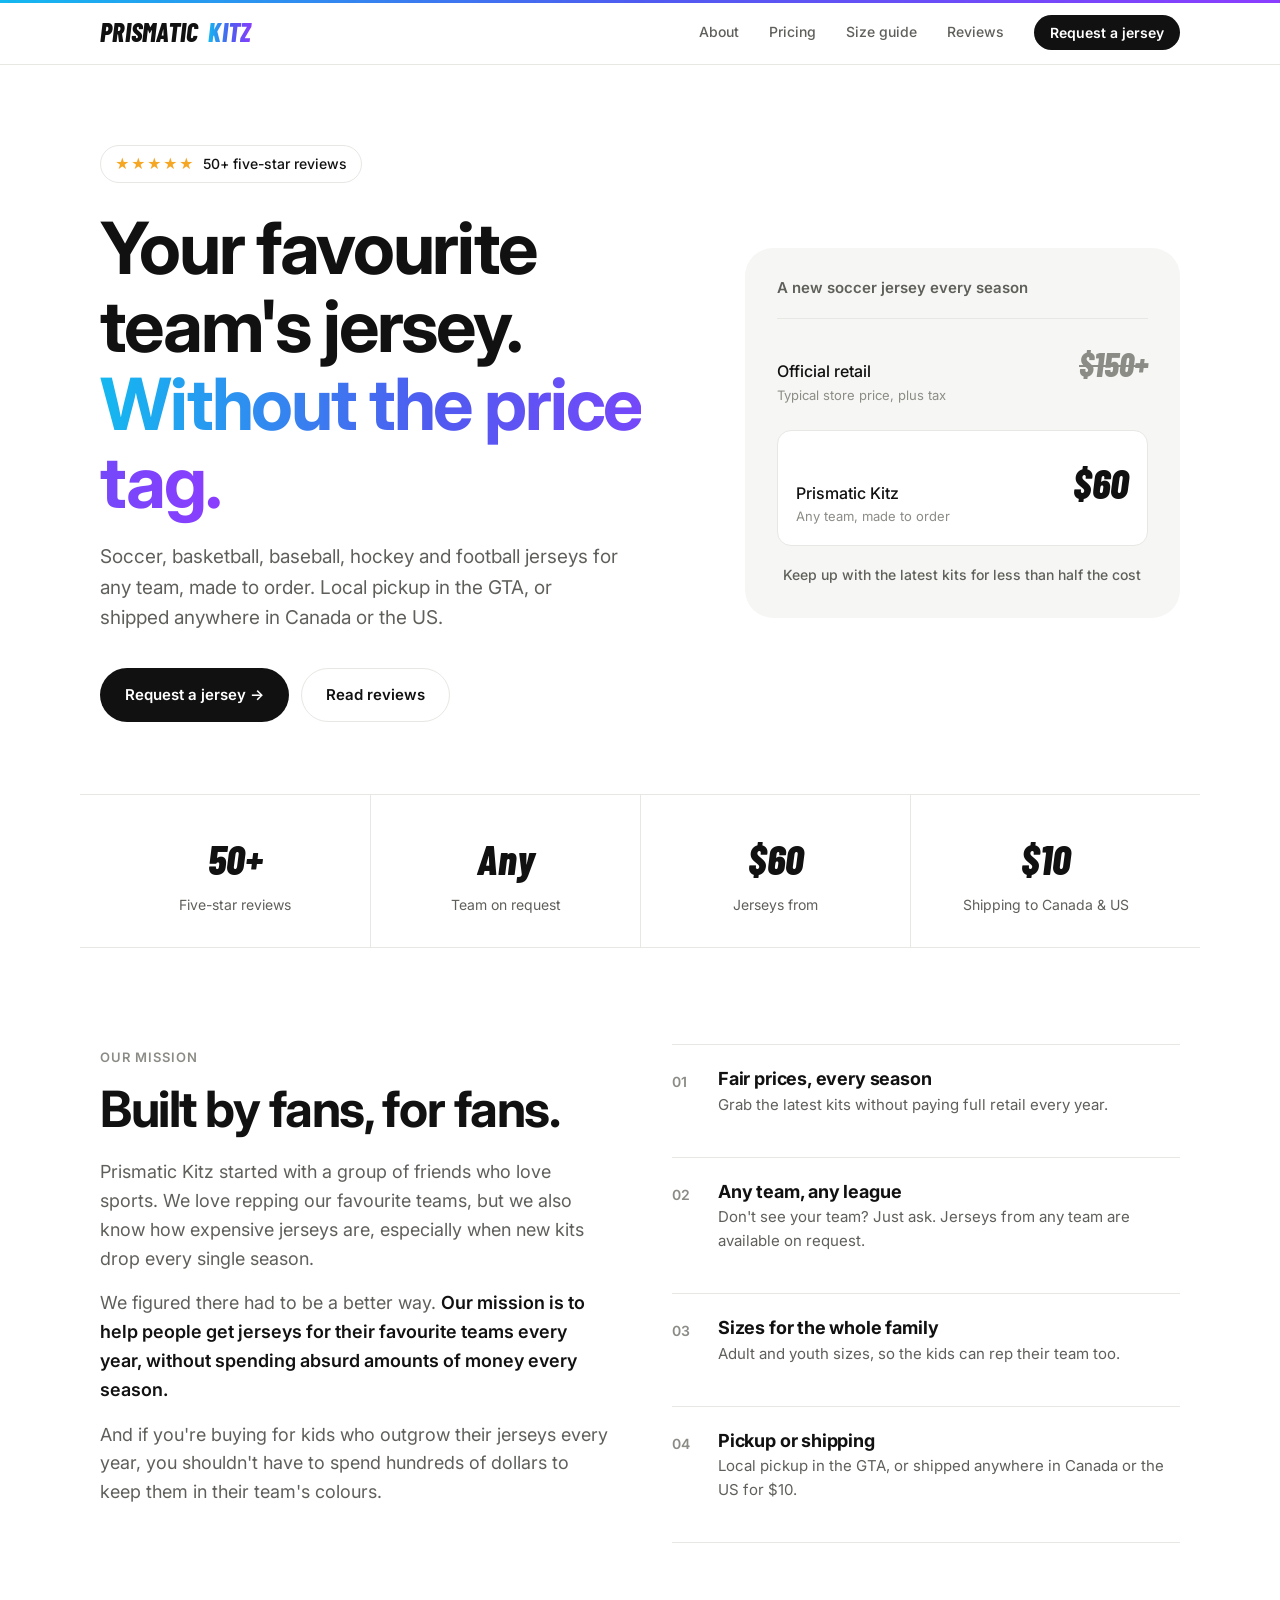
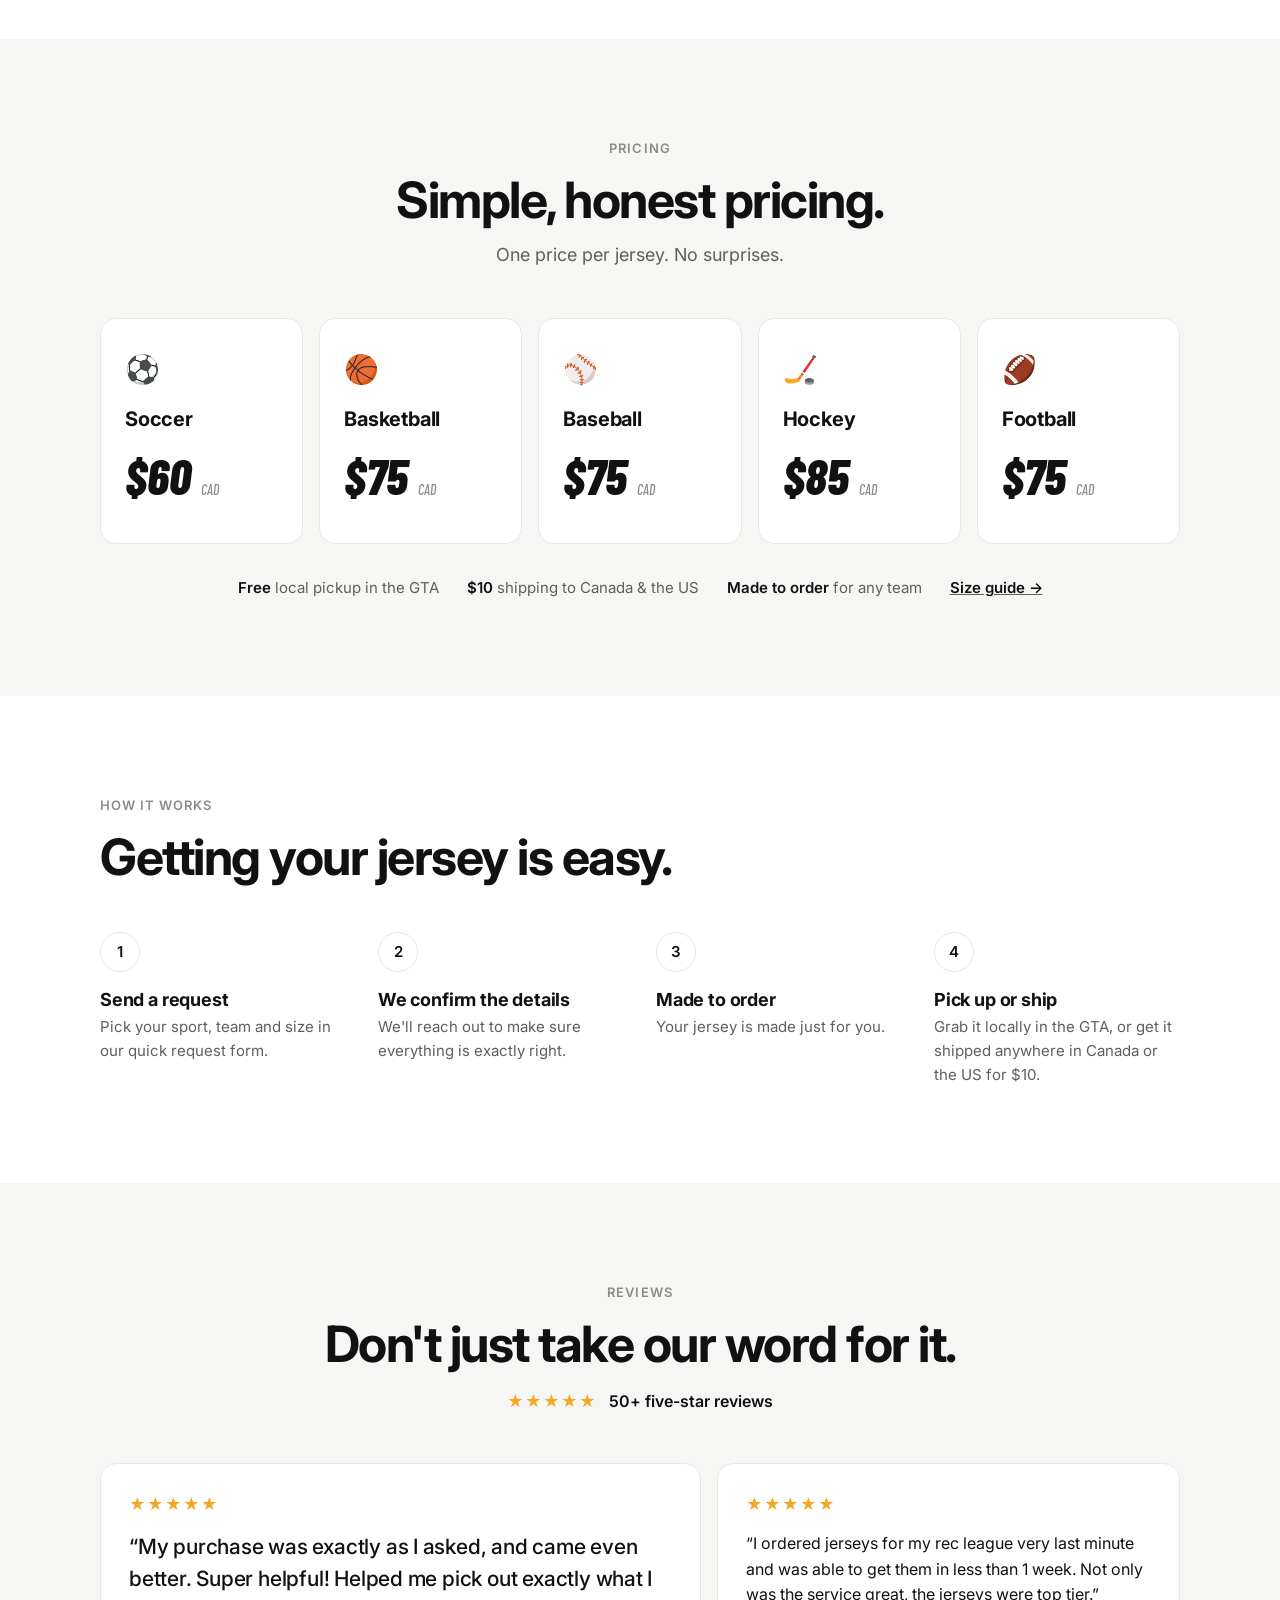
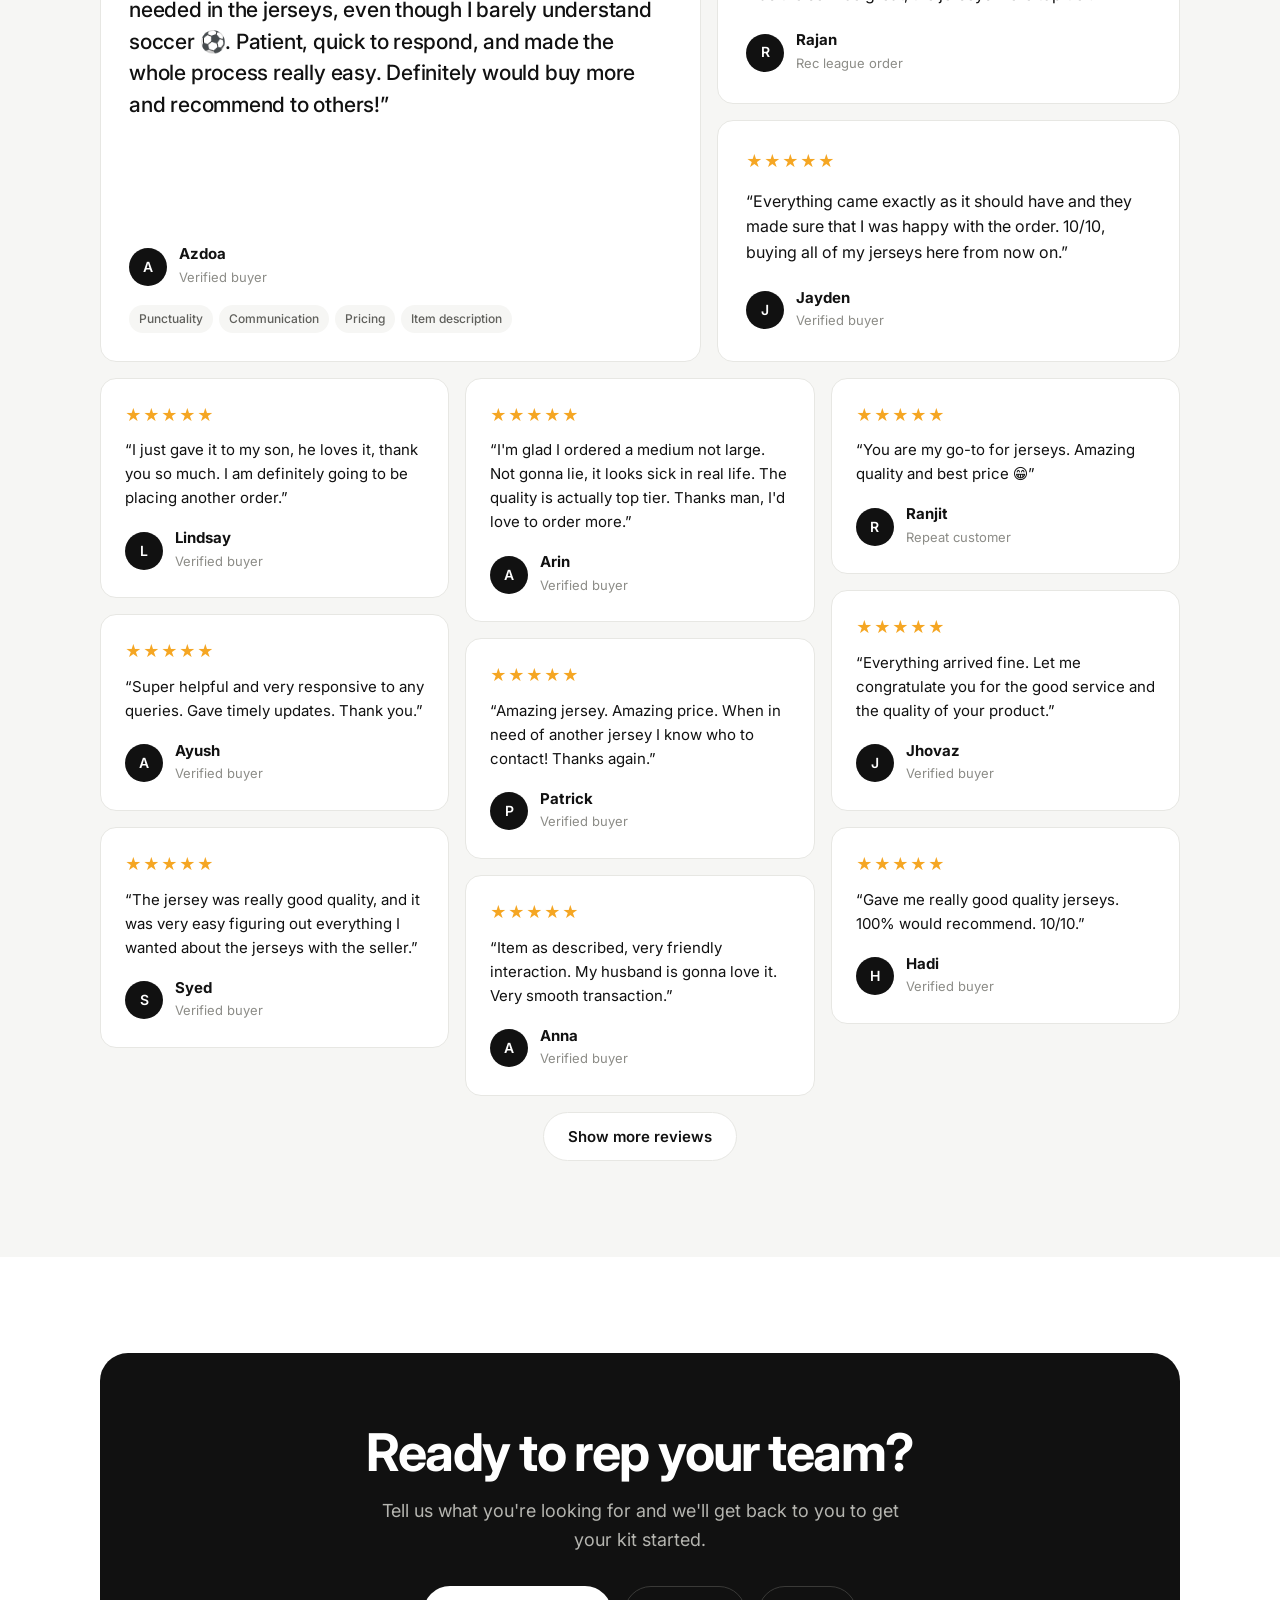
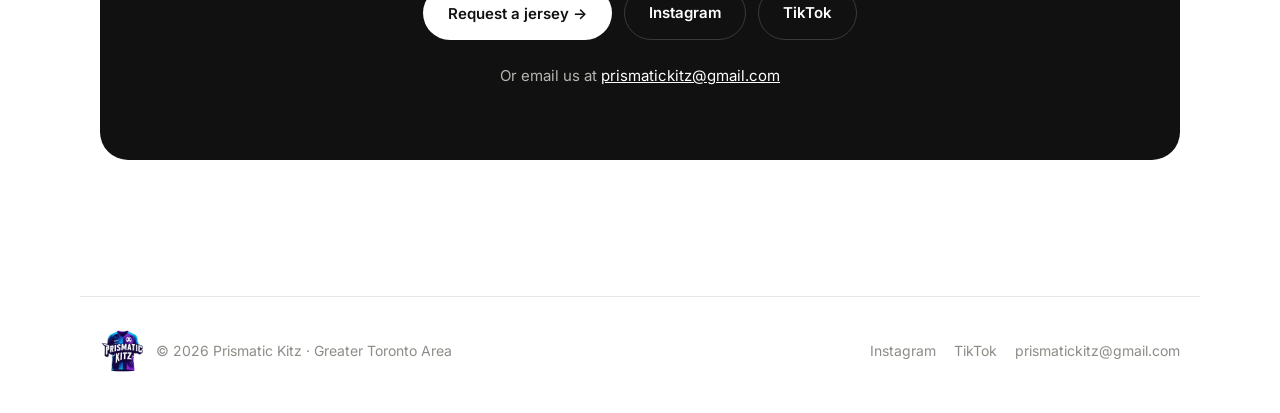
<file: index.html>
<!doctype html>
<html lang="en">
<head>
<meta charset="utf-8">
<meta name="viewport" content="width=device-width, initial-scale=1">
<title>Prismatic Kitz | Jerseys for Any Team, Without the Price Tag</title>
<meta name="description" content="Prismatic Kitz makes soccer, basketball, baseball and hockey jerseys to order for any team, at a fraction of retail. Local pickup in the GTA or shipped across Canada and the US for $10.">
<link rel="icon" href="logo.png">
<link rel="preconnect" href="https://fonts.googleapis.com">
<link rel="preconnect" href="https://fonts.gstatic.com" crossorigin>
<link href="https://fonts.googleapis.com/css2?family=Barlow+Condensed:ital,wght@1,700;1,800&family=Inter:wght@400;500;600;700;800&display=swap" rel="stylesheet">
<link rel="stylesheet" href="styles.css">
</head>
<body>

<nav>
  <div class="wrap">
    <div class="nav-left">
      <button class="menu-btn" aria-label="Open menu" aria-expanded="false" aria-controls="mobileMenu"><span></span><span></span></button>
      <a href="index.html" class="brand" aria-label="Prismatic Kitz home">PRISMATIC <span>KITZ</span></a>
    </div>
    <div class="links">
      <a href="index.html#about">About</a>
      <a href="index.html#pricing">Pricing</a>
      <a href="sizes.html" data-nav="sizes">Size guide</a>
      <a href="index.html#reviews">Reviews</a>
      <button class="nav-cta" data-open-request>Request a jersey</button>
    </div>
  </div>
  <div class="mobile-menu" id="mobileMenu">
    <a href="index.html#about">About</a>
    <a href="index.html#pricing">Pricing</a>
    <a href="sizes.html" data-nav="sizes">Size guide</a>
    <a href="index.html#reviews">Reviews</a>
  </div>
</nav>

<header class="hero">
  <div class="wrap">
    <div>
      <div class="pill"><span class="stars">★★★★★</span> 50+ five-star reviews</div>
      <h1>Your favourite team's jersey. <span>Without the price tag.</span></h1>
      <p>Soccer, basketball, baseball, hockey and football jerseys for any team, made to order. Local pickup in the GTA, or shipped anywhere in Canada or the US.</p>
      <div class="btns">
        <button class="btn btn-dark" data-open-request>Request a jersey →</button>
        <a href="#reviews" class="btn btn-light">Read reviews</a>
      </div>
    </div>
    <div class="compare">
      <h3>A new soccer jersey every season</h3>
      <div class="row retail"><div class="what">Official retail<small>Typical store price, plus tax</small></div><div class="amt">$150+</div></div>
      <div class="row ours"><div class="what">Prismatic Kitz<small>Any team, made to order</small></div><div class="amt">$60</div></div>
      <div class="save">Keep up with the latest kits for less than half the cost</div>
    </div>
  </div>
</header>

<div class="stats">
  <div class="wrap">
    <div class="stat"><b>50+</b><span>Five-star reviews</span></div>
    <div class="stat"><b>Any</b><span>Team on request</span></div>
    <div class="stat"><b>$60</b><span>Jerseys from</span></div>
    <div class="stat"><b>$10</b><span>Shipping to Canada &amp; US</span></div>
  </div>
</div>

<section id="about">
  <div class="wrap about">
    <div>
      <span class="label">Our mission</span>
      <h2>Built by fans, for fans.</h2>
      <p>Prismatic Kitz started with a group of friends who love sports. We love repping our favourite teams, but we also know how expensive jerseys are, especially when new kits drop every single season.</p>
      <p>We figured there had to be a better way. <strong>Our mission is to help people get jerseys for their favourite teams every year, without spending absurd amounts of money every season.</strong></p>
      <p>And if you're buying for kids who outgrow their jerseys every year, you shouldn't have to spend hundreds of dollars to keep them in their team's colours.</p>
    </div>
    <div class="features">
      <div class="feature"><span class="num">01</span><div><h3>Fair prices, every season</h3><p>Grab the latest kits without paying full retail every year.</p></div></div>
      <div class="feature"><span class="num">02</span><div><h3>Any team, any league</h3><p>Don't see your team? Just ask. Jerseys from any team are available on request.</p></div></div>
      <div class="feature"><span class="num">03</span><div><h3>Sizes for the whole family</h3><p>Adult and youth sizes, so the kids can rep their team too.</p></div></div>
      <div class="feature"><span class="num">04</span><div><h3>Pickup or shipping</h3><p>Local pickup in the GTA, or shipped anywhere in Canada or the US for $10.</p></div></div>
    </div>
  </div>
</section>

<section id="pricing" class="pricing">
  <div class="wrap">
    <div class="head center">
      <span class="label">Pricing</span>
      <h2>Simple, honest pricing.</h2>
      <p>One price per jersey. No surprises.</p>
    </div>
    <div class="grid4">
      <div class="sport"><div class="icon">⚽</div><h3>Soccer</h3><div class="price">$60 <small>CAD</small></div></div>
      <div class="sport"><div class="icon">🏀</div><h3>Basketball</h3><div class="price">$75 <small>CAD</small></div></div>
      <div class="sport"><div class="icon">⚾</div><h3>Baseball</h3><div class="price">$75 <small>CAD</small></div></div>
      <div class="sport"><div class="icon">🏒</div><h3>Hockey</h3><div class="price">$85 <small>CAD</small></div></div>
      <div class="sport"><div class="icon">🏈</div><h3>Football</h3><div class="price">$75 <small>CAD</small></div></div>
    </div>
    <div class="info">
      <span><b>Free</b> local pickup in the GTA</span>
      <span><b>$10</b> shipping to Canada &amp; the US</span>
      <span><b>Made to order</b> for any team</span>
      <span><a href="sizes.html" style="text-decoration:underline"><b>Size guide →</b></a></span>
    </div>
  </div>
</section>

<section id="how">
  <div class="wrap">
    <div class="head">
      <span class="label">How it works</span>
      <h2>Getting your jersey is easy.</h2>
    </div>
    <div class="steps">
      <div class="step"><div class="n">1</div><h3>Send a request</h3><p>Pick your sport, team and size in our quick request form.</p></div>
      <div class="step"><div class="n">2</div><h3>We confirm the details</h3><p>We'll reach out to make sure everything is exactly right.</p></div>
      <div class="step"><div class="n">3</div><h3>Made to order</h3><p>Your jersey is made just for you.</p></div>
      <div class="step"><div class="n">4</div><h3>Pick up or ship</h3><p>Grab it locally in the GTA, or get it shipped anywhere in Canada or the US for $10.</p></div>
    </div>
  </div>
</section>


<section id="reviews" class="reviews-sec">
  <div class="wrap">
    <div class="head center">
      <span class="label">Reviews</span>
      <h2>Don't just take our word for it.</h2>
      <div class="rating-row"><span class="stars">★★★★★</span> 50+ five-star reviews</div>
    </div>

    <div class="featured">
      <div class="review big">
        <div class="stars">★★★★★</div>
        <blockquote>“My purchase was exactly as I asked, and came even better. Super helpful! Helped me pick out exactly what I needed in the jerseys, even though I barely understand soccer ⚽️. Patient, quick to respond, and made the whole process really easy. Definitely would buy more and recommend to others!”</blockquote>
        <div class="who"><div class="avatar">A</div><div><b>Azdoa</b><span>Verified buyer</span></div></div>
        <div class="tags"><span class="tag">Punctuality</span><span class="tag">Communication</span><span class="tag">Pricing</span><span class="tag">Item description</span></div>
      </div>
      <div class="featured-side">
        <div class="review">
          <div class="stars">★★★★★</div>
          <blockquote>“I ordered jerseys for my rec league very last minute and was able to get them in less than 1 week. Not only was the service great, the jerseys were top tier.”</blockquote>
          <div class="who"><div class="avatar">R</div><div><b>Rajan</b><span>Rec league order</span></div></div>
        </div>
        <div class="review">
          <div class="stars">★★★★★</div>
          <blockquote>“Everything came exactly as it should have and they made sure that I was happy with the order. 10/10, buying all of my jerseys here from now on.”</blockquote>
          <div class="who"><div class="avatar">J</div><div><b>Jayden</b><span>Verified buyer</span></div></div>
        </div>
      </div>
    </div>

    <div class="masonry">
      <div class="review"><div class="stars">★★★★★</div><blockquote>“I just gave it to my son, he loves it, thank you so much. I am definitely going to be placing another order.”</blockquote><div class="who"><div class="avatar">L</div><div><b>Lindsay</b><span>Verified buyer</span></div></div></div>
      <div class="review"><div class="stars">★★★★★</div><blockquote>“Super helpful and very responsive to any queries. Gave timely updates. Thank you.”</blockquote><div class="who"><div class="avatar">A</div><div><b>Ayush</b><span>Verified buyer</span></div></div></div>
      <div class="review"><div class="stars">★★★★★</div><blockquote>“The jersey was really good quality, and it was very easy figuring out everything I wanted about the jerseys with the seller.”</blockquote><div class="who"><div class="avatar">S</div><div><b>Syed</b><span>Verified buyer</span></div></div></div>
      <div class="review"><div class="stars">★★★★★</div><blockquote>“I'm glad I ordered a medium not large. Not gonna lie, it looks sick in real life. The quality is actually top tier. Thanks man, I'd love to order more.”</blockquote><div class="who"><div class="avatar">A</div><div><b>Arin</b><span>Verified buyer</span></div></div></div>
      <div class="review"><div class="stars">★★★★★</div><blockquote>“Amazing jersey. Amazing price. When in need of another jersey I know who to contact! Thanks again.”</blockquote><div class="who"><div class="avatar">P</div><div><b>Patrick</b><span>Verified buyer</span></div></div></div>
      <div class="review"><div class="stars">★★★★★</div><blockquote>“Item as described, very friendly interaction. My husband is gonna love it. Very smooth transaction.”</blockquote><div class="who"><div class="avatar">A</div><div><b>Anna</b><span>Verified buyer</span></div></div></div>
      <div class="review"><div class="stars">★★★★★</div><blockquote>“You are my go-to for jerseys. Amazing quality and best price 😁”</blockquote><div class="who"><div class="avatar">R</div><div><b>Ranjit</b><span>Repeat customer</span></div></div></div>
      <div class="review"><div class="stars">★★★★★</div><blockquote>“Everything arrived fine. Let me congratulate you for the good service and the quality of your product.”</blockquote><div class="who"><div class="avatar">J</div><div><b>Jhovaz</b><span>Verified buyer</span></div></div></div>
      <div class="review"><div class="stars">★★★★★</div><blockquote>“Gave me really good quality jerseys. 100% would recommend. 10/10.”</blockquote><div class="who"><div class="avatar">H</div><div><b>Hadi</b><span>Verified buyer</span></div></div></div>

      <div class="review more"><div class="stars">★★★★★</div><blockquote>“The jersey looks amazing and fits like a glove. Nice work.”</blockquote><div class="who"><div class="avatar">S</div><div><b>Sam</b><span>Verified buyer</span></div></div></div>
      <div class="review more"><div class="stars">★★★★★</div><blockquote>“Jerseys came in today. Looks really good and the fit as well. Thanks for everything!”</blockquote><div class="who"><div class="avatar">M</div><div><b>Michael</b><span>Verified buyer</span></div></div></div>
      <div class="review more"><div class="stars">★★★★★</div><blockquote>“The jersey is perfect 👌 Def gonna be copping more in the future. Thank you brother.”</blockquote><div class="who"><div class="avatar anon">?</div><div><b>Anonymous</b><span>Verified buyer</span></div></div></div>
      <div class="review more"><div class="stars">★★★★★</div><blockquote>“Just got them, all fit perfect... love the Ronaldo one the most 😂 Thanks.”</blockquote><div class="who"><div class="avatar">S</div><div><b>Shyamjith</b><span>Verified buyer</span></div></div></div>
      <div class="review more"><div class="stars">★★★★★</div><blockquote>“Fire quality and came in pretty fast 🔥💯”</blockquote><div class="who"><div class="avatar">B</div><div><b>Benji</b><span>3-time customer</span></div></div></div>
      <div class="review more"><div class="stars">★★★★★</div><blockquote>“It looks really nice, quality feels really good as well.”</blockquote><div class="who"><div class="avatar">M</div><div><b>Mihir</b><span>Verified buyer</span></div></div></div>
      <div class="review more"><div class="stars">★★★★★</div><blockquote>“The kit feels and looks amazing, thank you very much!!!”</blockquote><div class="who"><div class="avatar">D</div><div><b>Daniel</b><span>Verified buyer</span></div></div></div>
      <div class="review more"><div class="stars">★★★★★</div><blockquote>“Just got the jersey. Thank you. The quality is insane.”</blockquote><div class="who"><div class="avatar anon">?</div><div><b>Anonymous</b><span>Verified buyer</span></div></div></div>
      <div class="review more"><div class="stars">★★★★★</div><blockquote>“Just got the shirts, it's fireee. Perfect size too.”</blockquote><div class="who"><div class="avatar anon">?</div><div><b>Anonymous</b><span>Verified buyer</span></div></div></div>
      <div class="review more"><div class="stars">★★★★★</div><blockquote>“Great guy, reasonable pricing and punctual.”</blockquote><div class="who"><div class="avatar">J</div><div><b>Jalyen</b><span>Verified buyer</span></div></div></div>
      <div class="review more"><div class="stars">★★★★★</div><blockquote>“Awesome experience. Recommend to anyone.”</blockquote><div class="who"><div class="avatar">M</div><div><b>Mustafe</b><span>Verified buyer</span></div></div></div>
      <div class="review more"><div class="stars">★★★★★</div><blockquote>“Looks amazing wow… just got home from work and seen it, looks great. Thank you.”</blockquote><div class="who"><div class="avatar">T</div><div><b>Tiago</b><span>Verified buyer</span></div></div></div>
      <div class="review more"><div class="stars">★★★★★</div><blockquote>“Jersey looks incredible, thanks so much.”</blockquote><div class="who"><div class="avatar">E</div><div><b>Ethan</b><span>Verified buyer</span></div></div></div>
      <div class="review more"><div class="stars">★★★★★</div><blockquote>“He's the truth!”</blockquote><div class="who"><div class="avatar">J</div><div><b>Jordan</b><span>Verified buyer</span></div></div></div>
    </div>
    <div class="show-more"><button class="btn btn-light" onclick="document.getElementById('reviews').classList.add('expanded')">Show more reviews</button></div>
  </div>
</section>

<section id="contact">
  <div class="wrap">
    <div class="cta">
      <h2>Ready to rep your team?</h2>
      <p>Tell us what you're looking for and we'll get back to you to get your kit started.</p>
      <div class="btns" style="justify-content:center">
        <button class="btn btn-dark" data-open-request>Request a jersey →</button>
        <a href="https://instagram.com/prismatic.kitz" class="btn btn-light" target="_blank" rel="noopener">Instagram</a>
        <a href="https://www.tiktok.com/@prismatickitz" class="btn btn-light" target="_blank" rel="noopener">TikTok</a>
      </div>
      <p style="margin:24px auto 0;font-size:15px">Or email us at <a href="mailto:prismatickitz@gmail.com" style="color:#fff;text-decoration:underline">prismatickitz@gmail.com</a></p>
    </div>
  </div>
</section>

<footer>
  <div class="wrap">
    <span class="foot-brand"><img src="logo.png" alt="Prismatic Kitz logo"><span>© <span id="yr"></span> Prismatic Kitz · Greater Toronto Area</span></span>
    <span class="social">
      <a href="https://instagram.com/prismatic.kitz" target="_blank" rel="noopener">Instagram</a>
      <a href="https://www.tiktok.com/@prismatickitz" target="_blank" rel="noopener">TikTok</a>
      <a href="mailto:prismatickitz@gmail.com">prismatickitz@gmail.com</a>
    </span>
  </div>
</footer>

<!-- ============ REQUEST FORM (submissions collected by Netlify Forms) ============ -->
<dialog id="request">
  <div id="formView">
    <div class="modal-head">
      <div>
        <h2>Request a jersey</h2>
        <p>Tell us what you want and we'll reach out to confirm.</p>
      </div>
      <button class="close" data-close aria-label="Close">✕</button>
    </div>

    <form name="jersey-request" method="POST" data-netlify="true" netlify-honeypot="bot-field" id="reqForm" novalidate>
      <input type="hidden" name="form-name" value="jersey-request">
      <p class="hidden"><label>Don't fill this out: <input name="bot-field"></label></p>

      <fieldset>
        <legend>Your jersey</legend>
        <div class="field">
          <label for="sport">Sport</label>
          <select id="sport" name="sport" required>
            <option value="">Choose a sport</option>
            <option value="Soccer">⚽ Soccer</option>
            <option value="Basketball">🏀 Basketball</option>
            <option value="Baseball">⚾ Baseball</option>
            <option value="Hockey">🏒 Hockey</option>
            <option value="Football">🏈 Football</option>
            <option value="Custom order">✨ Custom order / something else</option>
          </select>
        </div>

        <div class="field hidden" id="teamWrap">
          <label for="team">Team</label>
          <select id="team" name="team"></select>
        </div>

        <div class="field hidden" id="otherTeamWrap">
          <label for="otherTeam">Which team?</label>
          <input id="otherTeam" name="other-team" placeholder="e.g. Sporting CP, Hamilton Tiger-Cats">
        </div>

        <div class="hidden" id="detailsWrap">
          <div class="two">
            <div class="field">
              <label for="kit">Kit</label>
              <select id="kit" name="kit">
                <option>Home</option>
                <option>Away</option>
                <option>Third / alternate</option>
                <option>Retro / older season</option>
                <option>Not sure yet</option>
              </select>
            </div>
            <div class="field">
              <label for="size">Size <a href="sizes.html" class="size-help" data-size-guide>Size guide</a></label>
              <select id="size" name="size"></select>
            </div>
          </div>
          <div class="two">
            <div class="field">
              <label for="pname">Name on back <small>(optional)</small></label>
              <input id="pname" name="name-on-back" placeholder="e.g. MESSI">
            </div>
            <div class="field">
              <label for="pnum">Number <small>(optional)</small></label>
              <input id="pnum" name="number-on-back" inputmode="numeric" placeholder="e.g. 10">
            </div>
          </div>
        </div>

        <div class="field hidden" id="customWrap">
          <label for="custom">Tell us what you're looking for</label>
          <textarea id="custom" name="custom-request" placeholder="Team jerseys for your league, a specific older kit, something else..."></textarea>
        </div>
      </fieldset>

      <fieldset>
        <legend>Pickup or shipping</legend>
        <div class="seg">
          <label><input type="radio" name="delivery" value="Local pickup (GTA)" checked> Pickup in GTA</label>
          <label><input type="radio" name="delivery" value="Ship to Canada/US (+$10)"> Ship (+$10)</label>
        </div>
      </fieldset>

      <fieldset>
        <legend>How do we reach you?</legend>
        <div class="field">
          <label for="cname">Your name</label>
          <input id="cname" name="name" autocomplete="name" required>
        </div>
        <div class="two">
          <div class="field">
            <label for="email">Email</label>
            <input id="email" type="email" name="email" autocomplete="email">
          </div>
          <div class="field">
            <label for="phone">Phone</label>
            <input id="phone" type="tel" name="phone" autocomplete="tel">
          </div>
        </div>
        <div class="field">
          <label for="notes">Anything else? <small>(optional)</small></label>
          <textarea id="notes" name="notes" style="min-height:72px"></textarea>
        </div>
      </fieldset>

      <div class="quote hidden" id="quote"><span>Estimated total</span><b id="quoteAmt"></b></div>
      <div class="error hidden" id="err"></div>
      <button type="submit" class="btn btn-dark submit" id="submitBtn">Send request</button>
    </form>
  </div>

  <div id="doneView" class="done hidden">
    <div class="check">✓</div>
    <h2>Request sent!</h2>
    <p>Thanks! We'll reach out soon to confirm your order.</p>
    <button class="btn btn-dark" data-close>Done</button>
  </div>
</dialog>

<script src="script.js"></script>
</body>
</html>
</file>
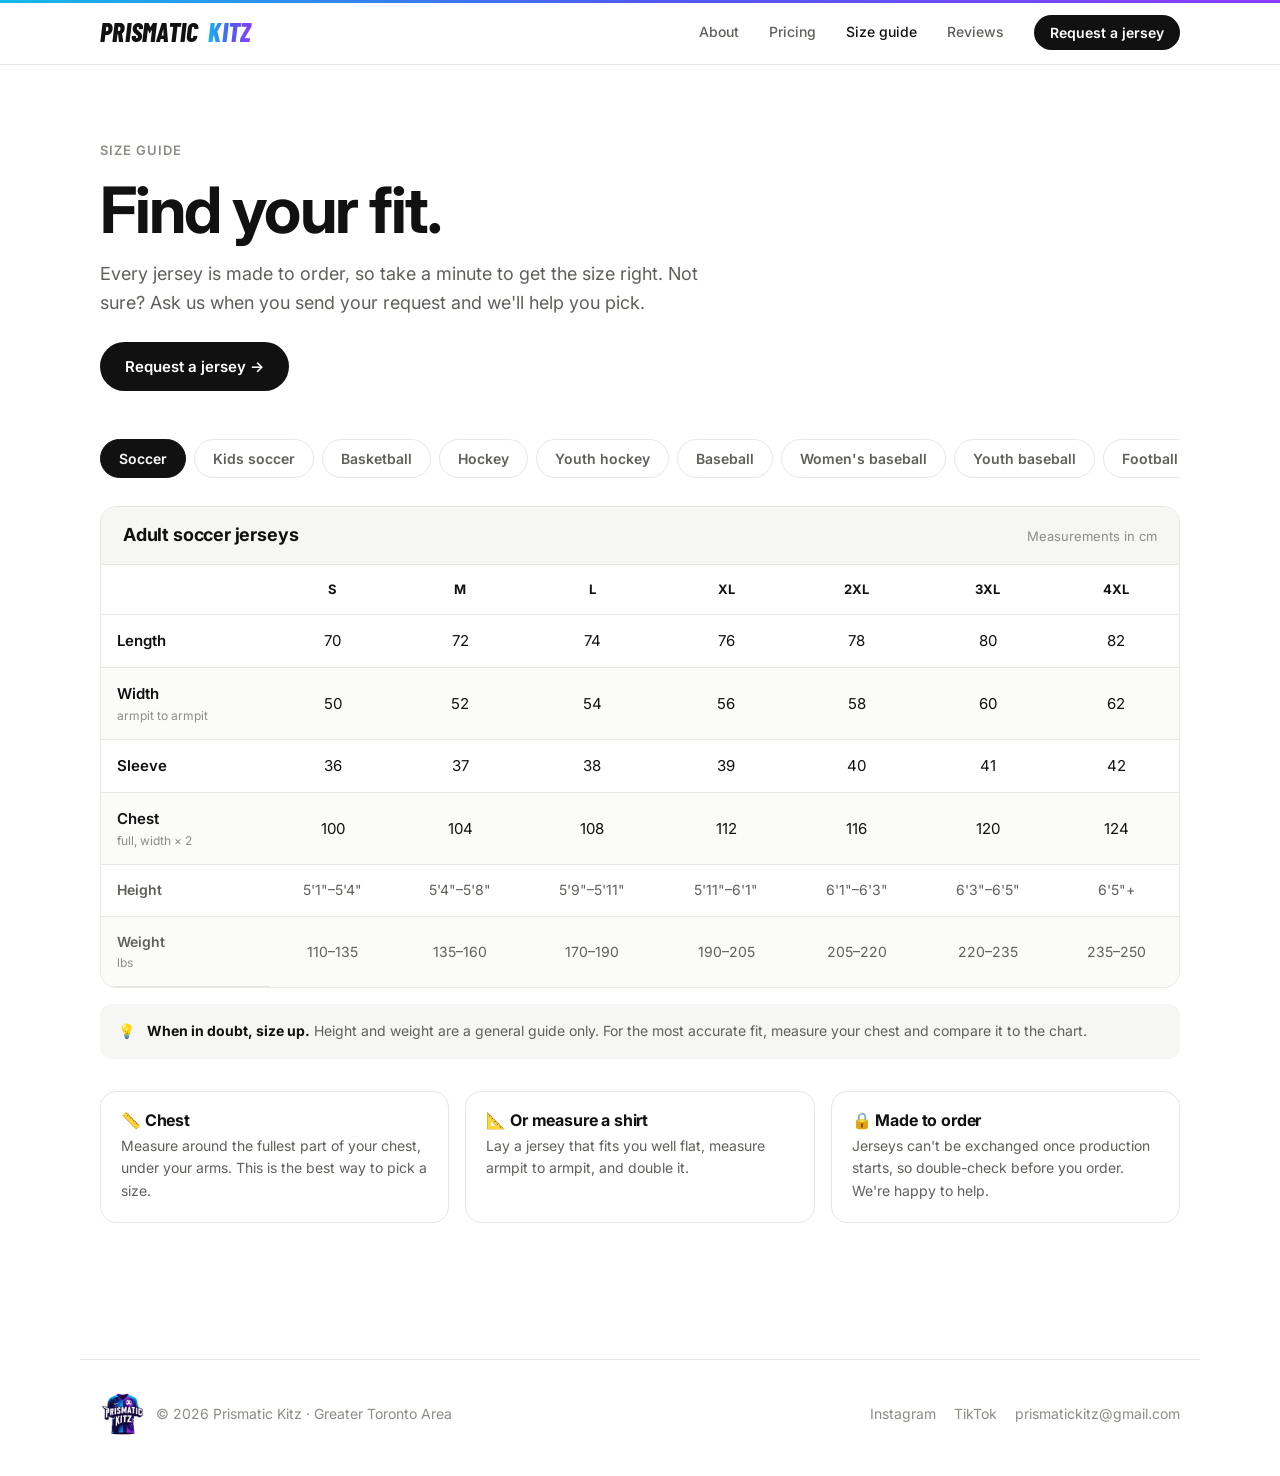
<file: sizes.html>
<!doctype html>
<html lang="en">
<head>
<meta charset="utf-8">
<meta name="viewport" content="width=device-width, initial-scale=1">
<title>Size Guide | Prismatic Kitz</title>
<meta name="description" content="Prismatic Kitz size charts for soccer, basketball, hockey, baseball and football jerseys, in adult, women's, youth and kids sizes.">
<link rel="icon" href="logo.png">
<link rel="preconnect" href="https://fonts.googleapis.com">
<link rel="preconnect" href="https://fonts.gstatic.com" crossorigin>
<link href="https://fonts.googleapis.com/css2?family=Barlow+Condensed:ital,wght@1,700;1,800&family=Inter:wght@400;500;600;700;800&display=swap" rel="stylesheet">
<link rel="stylesheet" href="styles.css">
</head>
<body>

<nav>
  <div class="wrap">
    <div class="nav-left">
      <button class="menu-btn" aria-label="Open menu" aria-expanded="false" aria-controls="mobileMenu"><span></span><span></span></button>
      <a href="index.html" class="brand" aria-label="Prismatic Kitz home">PRISMATIC <span>KITZ</span></a>
    </div>
    <div class="links">
      <a href="index.html#about">About</a>
      <a href="index.html#pricing">Pricing</a>
      <a href="sizes.html" data-nav="sizes" aria-current="page">Size guide</a>
      <a href="index.html#reviews">Reviews</a>
      <button class="nav-cta" data-open-request>Request a jersey</button>
    </div>
  </div>
  <div class="mobile-menu" id="mobileMenu">
    <a href="index.html#about">About</a>
    <a href="index.html#pricing">Pricing</a>
    <a href="sizes.html" data-nav="sizes" aria-current="page">Size guide</a>
    <a href="index.html#reviews">Reviews</a>
  </div>
</nav>

<header class="page-head">
  <div class="wrap">
    <span class="label">Size guide</span>
    <h1>Find your fit.</h1>
    <p>Every jersey is made to order, so take a minute to get the size right. Not sure? Ask us when you send your request and we'll help you pick.</p>
    <div class="btns" style="margin-top:24px"><button class="btn btn-dark" data-open-request>Request a jersey →</button></div>
  </div>
</header>

<section id="sizes">
  <div class="wrap">

    <div class="tabs" role="tablist">
      <button class="tab" role="tab" aria-selected="true" data-chart="soccer">Soccer</button>
      <button class="tab" role="tab" aria-selected="false" data-chart="soccer-kids">Kids soccer</button>
      <button class="tab" role="tab" aria-selected="false" data-chart="basketball">Basketball</button>
      <button class="tab" role="tab" aria-selected="false" data-chart="hockey">Hockey</button>
      <button class="tab" role="tab" aria-selected="false" data-chart="hockey-youth">Youth hockey</button>
      <button class="tab" role="tab" aria-selected="false" data-chart="baseball">Baseball</button>
      <button class="tab" role="tab" aria-selected="false" data-chart="baseball-women">Women's baseball</button>
      <button class="tab" role="tab" aria-selected="false" data-chart="baseball-youth">Youth baseball</button>
      <button class="tab" role="tab" aria-selected="false" data-chart="football">Football</button>
    </div>

    <!-- Soccer adult -->
    <div class="chart active" id="chart-soccer" role="tabpanel">
      <div class="chart-card">
        <div class="chart-title"><h3>Adult soccer jerseys</h3><span>Measurements in cm</span></div>
        <div class="scroll"><table class="sz">
          <thead><tr><th scope="col"></th><th>S</th><th>M</th><th>L</th><th>XL</th><th>2XL</th><th>3XL</th><th>4XL</th></tr></thead>
          <tbody>
            <tr><th scope="row">Length</th><td>70</td><td>72</td><td>74</td><td>76</td><td>78</td><td>80</td><td>82</td></tr>
            <tr><th scope="row">Width<small>armpit to armpit</small></th><td>50</td><td>52</td><td>54</td><td>56</td><td>58</td><td>60</td><td>62</td></tr>
            <tr><th scope="row">Sleeve</th><td>36</td><td>37</td><td>38</td><td>39</td><td>40</td><td>41</td><td>42</td></tr>
            <tr><th scope="row">Chest<small>full, width × 2</small></th><td>100</td><td>104</td><td>108</td><td>112</td><td>116</td><td>120</td><td>124</td></tr>
            <tr class="fit"><th scope="row">Height</th><td>5'1"–5'4"</td><td>5'4"–5'8"</td><td>5'9"–5'11"</td><td>5'11"–6'1"</td><td>6'1"–6'3"</td><td>6'3"–6'5"</td><td>6'5"+</td></tr>
            <tr class="fit"><th scope="row">Weight<small>lbs</small></th><td>110–135</td><td>135–160</td><td>170–190</td><td>190–205</td><td>205–220</td><td>220–235</td><td>235–250</td></tr>
          </tbody>
        </table></div>
      </div>
      <div class="tip">💡<span><b>When in doubt, size up.</b> Height and weight are a general guide only. For the most accurate fit, measure your chest and compare it to the chart.</span></div>
    </div>

    <!-- Soccer kids -->
    <div class="chart" id="chart-soccer-kids" role="tabpanel">
      <div class="chart-card">
        <div class="chart-title"><h3>Kids soccer kits</h3><span>Measurements in cm</span></div>
        <div class="scroll"><table class="sz">
          <thead><tr><th scope="col">Size</th><th>Age</th><th>Height</th><th>Length</th><th>Waist</th></tr></thead>
          <tbody>
            <tr><th scope="row">16</th><td>3–4</td><td>95–105</td><td>44</td><td>20–37</td></tr>
            <tr><th scope="row">18</th><td>4–5</td><td>105–115</td><td>50</td><td>22–39</td></tr>
            <tr><th scope="row">22</th><td>6–7</td><td>115–125</td><td>53</td><td>23–41</td></tr>
            <tr><th scope="row">24</th><td>8–9</td><td>125–135</td><td>56</td><td>24–44</td></tr>
            <tr><th scope="row">26</th><td>10–11</td><td>135–145</td><td>59</td><td>25–47</td></tr>
            <tr><th scope="row">28</th><td>12–13</td><td>155–165</td><td>62</td><td>26–50</td></tr>
          </tbody>
        </table></div>
      </div>
      <div class="tip">💡<span><b>Growing kids?</b> If they're between sizes, go one up so the kit lasts the whole season.</span></div>
    </div>

    <!-- Basketball -->
    <div class="chart" id="chart-basketball" role="tabpanel">
      <div class="chart-card">
        <div class="chart-title"><h3>Basketball jerseys</h3><span>Measurements in cm (inches)</span></div>
        <div class="scroll"><table class="sz">
          <thead><tr><th scope="col"></th><th>S / 44</th><th>M / 48</th><th>L / 50</th><th>XL / 52</th><th>2XL / 54</th></tr></thead>
          <tbody>
            <tr><th scope="row">Front length</th><td>70 (27.6)</td><td>78 (30.7)</td><td>82 (32.3)</td><td>85 (33.5)</td><td>88 (34.6)</td></tr>
            <tr><th scope="row">Back length</th><td>75 (29.5)</td><td>84 (33.1)</td><td>88 (34.6)</td><td>91 (35.8)</td><td>94 (37.0)</td></tr>
            <tr><th scope="row">Chest</th><td>108 (42.5)</td><td>116 (45.7)</td><td>122 (48.0)</td><td>128 (50.4)</td><td>134 (52.8)</td></tr>
            <tr class="fit"><th scope="row">Height</th><td>5'5"–5'7"</td><td>5'7"–5'9"</td><td>5'9"–6'0"</td><td>6'0"–6'2"</td><td>6'2"–6'3"</td></tr>
          </tbody>
        </table></div>
      </div>
      <div class="tip">💡<span><b>Basketball jerseys are cut loose.</b> Go with your usual size for the classic fit, or size down if you want it more fitted.</span></div>
    </div>

    <!-- Hockey men's -->
    <div class="chart" id="chart-hockey" role="tabpanel">
      <div class="chart-card">
        <div class="chart-title"><h3>Men's hockey jerseys</h3><span>Measurements in cm (chest also in inches)</span></div>
        <div class="scroll"><table class="sz">
          <thead><tr><th scope="col"></th><th>48 / S</th><th>50 / M</th><th>52 / L</th><th>54 / XL</th><th>56 / 2XL</th><th>58 / 3XL</th><th>60 / 4XL</th></tr></thead>
          <tbody>
            <tr><th scope="row">Back length</th><td>77–79</td><td>79–81</td><td>81–83</td><td>83–85</td><td>85–87</td><td>87–89</td><td>89–91</td></tr>
            <tr><th scope="row">Chest</th><td>108–113</td><td>113–118</td><td>119–123</td><td>124–128</td><td>129–133</td><td>134–138</td><td>139–143</td></tr>
            <tr><th scope="row">Chest<small>inches</small></th><td>42½–44½</td><td>46½</td><td>48½</td><td>50½</td><td>52½</td><td>54½</td><td>55–56</td></tr>
            <tr class="fit"><th scope="row">Height</th><td>5'4"–5'7"</td><td>5'6"–5'9"</td><td>5'8"–5'11"</td><td>5'10"–6'1"</td><td>6'0"–6'2"</td><td>6'1"–6'3"</td><td>6'2"+</td></tr>
            <tr class="fit"><th scope="row">Weight<small>lbs</small></th><td>130–155</td><td>155–185</td><td>185–210</td><td>210–225</td><td>225–240</td><td>240–255</td><td>255+</td></tr>
          </tbody>
        </table></div>
      </div>
      <div class="tip">💡<span><b>Hockey jerseys run large.</b> Size down if you prefer a more fitted look, or if you're between sizes on length.</span></div>
    </div>

    <!-- Hockey youth -->
    <div class="chart" id="chart-hockey-youth" role="tabpanel">
      <div class="chart-card">
        <div class="chart-title"><h3>Youth hockey jerseys</h3><span>Youth boys</span></div>
        <div class="scroll"><table class="sz">
          <thead><tr><th scope="col"></th><th>S/M</th><th>L/XL</th></tr></thead>
          <tbody>
            <tr><th scope="row">Kids size</th><td>8–12</td><td>14–16</td></tr>
            <tr class="fit"><th scope="row">Height</th><td>4'0"–4'6"</td><td>5'0"–5'6"</td></tr>
            <tr class="fit"><th scope="row">Weight<small>lbs</small></th><td>57–66</td><td>74–84</td></tr>
          </tbody>
        </table></div>
      </div>
      <div class="tip">💡<span><b>In between?</b> Let us know their height and weight in your request and we'll help you pick.</span></div>
    </div>

    <!-- Baseball men's -->
    <div class="chart" id="chart-baseball" role="tabpanel">
      <div class="chart-card">
        <div class="chart-title"><h3>Men's baseball jerseys</h3><span>Measurements in cm (chest also in inches)</span></div>
        <div class="scroll"><table class="sz">
          <thead><tr><th scope="col"></th><th>46 / S</th><th>48 / M</th><th>50 / L</th><th>52 / XL</th><th>54 / 2XL</th><th>56 / 3XL</th><th>58 / 4XL</th></tr></thead>
          <tbody>
            <tr><th scope="row">Back length</th><td>76.4</td><td>78.4</td><td>80.0</td><td>82.2</td><td>84.1</td><td>86.0</td><td>88.0</td></tr>
            <tr><th scope="row">Chest</th><td>102</td><td>111</td><td>120</td><td>129</td><td>139</td><td>149</td><td>158</td></tr>
            <tr><th scope="row">Chest<small>inches</small></th><td>40</td><td>44</td><td>47¼</td><td>51</td><td>55</td><td>59</td><td>62</td></tr>
            <tr class="fit"><th scope="row">Height</th><td>5'4"–5'7"</td><td>5'6"–5'9"</td><td>5'8"–5'11"</td><td>5'10"–6'1"</td><td>6'0"–6'2"</td><td>6'1"–6'3"</td><td>6'2"+</td></tr>
            <tr class="fit"><th scope="row">Weight<small>lbs</small></th><td>130–155</td><td>155–185</td><td>185–210</td><td>210–225</td><td>225–240</td><td>240–255</td><td>255+</td></tr>
          </tbody>
        </table></div>
      </div>
      <div class="tip">💡<span><b>Baseball jerseys run large.</b> Size down if you prefer a more fitted look, or if you're between sizes on length.</span></div>
    </div>

    <!-- Baseball women's -->
    <div class="chart" id="chart-baseball-women" role="tabpanel">
      <div class="chart-card">
        <div class="chart-title"><h3>Women's baseball jerseys</h3><span>Measurements in inches</span></div>
        <div class="scroll"><table class="sz">
          <thead><tr><th scope="col"></th><th>S</th><th>M</th><th>L</th><th>XL</th></tr></thead>
          <tbody>
            <tr><th scope="row">Chest</th><td>34–35</td><td>36–37</td><td>38–40</td><td>41.5–43.5</td></tr>
            <tr><th scope="row">Waist</th><td>26–27</td><td>28–29</td><td>30–32</td><td>33.5–35.5</td></tr>
            <tr><th scope="row">Hip</th><td>36.5–37.5</td><td>38.5–39.5</td><td>40.5–42.5</td><td>44–46</td></tr>
            <tr><th scope="row">Sleeve</th><td>30</td><td>30¾</td><td>31.5</td><td>32</td></tr>
            <tr class="fit"><th scope="row">Height</th><td>5'0"–5'4"</td><td>5'3"–5'6"</td><td>5'5"–5'8"</td><td>5'7"–5'11"</td></tr>
            <tr class="fit"><th scope="row">Weight<small>lbs</small></th><td>100–120</td><td>120–140</td><td>140–160</td><td>160–185</td></tr>
          </tbody>
        </table></div>
      </div>
      <div class="tip">💡<span><b>Chest is the most reliable measurement.</b> If you're between sizes, size up for a more comfortable fit.</span></div>
    </div>

    <!-- Baseball youth -->
    <div class="chart" id="chart-baseball-youth" role="tabpanel">
      <div class="chart-card">
        <div class="chart-title"><h3>Youth baseball jerseys</h3><span>Measurements in inches</span></div>
        <div class="scroll"><table class="sz">
          <thead><tr><th scope="col"></th><th>S</th><th>M</th><th>L</th><th>XL</th></tr></thead>
          <tbody>
            <tr><th scope="row">Age</th><td>6–8</td><td>10–12</td><td>14–16</td><td>16–18</td></tr>
            <tr><th scope="row">Chest</th><td>32–33</td><td>34–35</td><td>36–37</td><td>38–40</td></tr>
            <tr><th scope="row">Waist</th><td>24–25</td><td>26–27</td><td>28–29</td><td>30–32</td></tr>
          </tbody>
        </table></div>
      </div>
      <div class="tip">💡<span><b>Growing kids?</b> If they're between sizes, go one up so it lasts the season.</span></div>
    </div>

    <!-- Football -->
    <div class="chart" id="chart-football" role="tabpanel">
      <div class="chart-card">
        <div class="chart-title"><h3>Men's football jerseys</h3><span>Measurements in inches</span></div>
        <div class="scroll"><table class="sz">
          <thead><tr><th scope="col"></th><th>40 / M</th><th>44 / L</th><th>48 / XL</th><th>52 / 2XL</th><th>56 / 3XL</th></tr></thead>
          <tbody>
            <tr><th scope="row">Chest</th><td>44</td><td>47¼</td><td>51</td><td>55</td><td>59</td></tr>
            <tr><th scope="row">Back length</th><td>31</td><td>31⅝</td><td>32½</td><td>33¼</td><td>34</td></tr>
          </tbody>
        </table></div>
      </div>
      <div class="tip">💡<span><b>Football jerseys are cut wide</b> to fit over pads. For everyday wear, most people go with their usual size.</span></div>
    </div>

    <div class="measure">
      <div><h3>📏 Chest</h3><p>Measure around the fullest part of your chest, under your arms. This is the best way to pick a size.</p></div>
      <div><h3>📐 Or measure a shirt</h3><p>Lay a jersey that fits you well flat, measure armpit to armpit, and double it.</p></div>
      <div><h3>🔒 Made to order</h3><p>Jerseys can't be exchanged once production starts, so double-check before you order. We're happy to help.</p></div>
    </div>
  </div>
</section>

<footer>
  <div class="wrap">
    <span class="foot-brand"><img src="logo.png" alt="Prismatic Kitz logo"><span>© <span id="yr"></span> Prismatic Kitz · Greater Toronto Area</span></span>
    <span class="social">
      <a href="https://instagram.com/prismatic.kitz" target="_blank" rel="noopener">Instagram</a>
      <a href="https://www.tiktok.com/@prismatickitz" target="_blank" rel="noopener">TikTok</a>
      <a href="mailto:prismatickitz@gmail.com">prismatickitz@gmail.com</a>
    </span>
  </div>
</footer>

<!-- ============ REQUEST FORM (submissions collected by Netlify Forms) ============ -->
<dialog id="request">
  <div id="formView">
    <div class="modal-head">
      <div>
        <h2>Request a jersey</h2>
        <p>Tell us what you want and we'll reach out to confirm.</p>
      </div>
      <button class="close" data-close aria-label="Close">✕</button>
    </div>

    <form name="jersey-request" method="POST" data-netlify="true" netlify-honeypot="bot-field" id="reqForm" novalidate>
      <input type="hidden" name="form-name" value="jersey-request">
      <p class="hidden"><label>Don't fill this out: <input name="bot-field"></label></p>

      <fieldset>
        <legend>Your jersey</legend>
        <div class="field">
          <label for="sport">Sport</label>
          <select id="sport" name="sport" required>
            <option value="">Choose a sport</option>
            <option value="Soccer">⚽ Soccer</option>
            <option value="Basketball">🏀 Basketball</option>
            <option value="Baseball">⚾ Baseball</option>
            <option value="Hockey">🏒 Hockey</option>
            <option value="Football">🏈 Football</option>
            <option value="Custom order">✨ Custom order / something else</option>
          </select>
        </div>

        <div class="field hidden" id="teamWrap">
          <label for="team">Team</label>
          <select id="team" name="team"></select>
        </div>

        <div class="field hidden" id="otherTeamWrap">
          <label for="otherTeam">Which team?</label>
          <input id="otherTeam" name="other-team" placeholder="e.g. Sporting CP, Hamilton Tiger-Cats">
        </div>

        <div class="hidden" id="detailsWrap">
          <div class="two">
            <div class="field">
              <label for="kit">Kit</label>
              <select id="kit" name="kit">
                <option>Home</option>
                <option>Away</option>
                <option>Third / alternate</option>
                <option>Retro / older season</option>
                <option>Not sure yet</option>
              </select>
            </div>
            <div class="field">
              <label for="size">Size <a href="sizes.html" class="size-help" data-size-guide>Size guide</a></label>
              <select id="size" name="size"></select>
            </div>
          </div>
          <div class="two">
            <div class="field">
              <label for="pname">Name on back <small>(optional)</small></label>
              <input id="pname" name="name-on-back" placeholder="e.g. MESSI">
            </div>
            <div class="field">
              <label for="pnum">Number <small>(optional)</small></label>
              <input id="pnum" name="number-on-back" inputmode="numeric" placeholder="e.g. 10">
            </div>
          </div>
        </div>

        <div class="field hidden" id="customWrap">
          <label for="custom">Tell us what you're looking for</label>
          <textarea id="custom" name="custom-request" placeholder="Team jerseys for your league, a specific older kit, something else..."></textarea>
        </div>
      </fieldset>

      <fieldset>
        <legend>Pickup or shipping</legend>
        <div class="seg">
          <label><input type="radio" name="delivery" value="Local pickup (GTA)" checked> Pickup in GTA</label>
          <label><input type="radio" name="delivery" value="Ship to Canada/US (+$10)"> Ship (+$10)</label>
        </div>
      </fieldset>

      <fieldset>
        <legend>How do we reach you?</legend>
        <div class="field">
          <label for="cname">Your name</label>
          <input id="cname" name="name" autocomplete="name" required>
        </div>
        <div class="two">
          <div class="field">
            <label for="email">Email</label>
            <input id="email" type="email" name="email" autocomplete="email">
          </div>
          <div class="field">
            <label for="phone">Phone</label>
            <input id="phone" type="tel" name="phone" autocomplete="tel">
          </div>
        </div>
        <div class="field">
          <label for="notes">Anything else? <small>(optional)</small></label>
          <textarea id="notes" name="notes" style="min-height:72px"></textarea>
        </div>
      </fieldset>

      <div class="quote hidden" id="quote"><span>Estimated total</span><b id="quoteAmt"></b></div>
      <div class="error hidden" id="err"></div>
      <button type="submit" class="btn btn-dark submit" id="submitBtn">Send request</button>
    </form>
  </div>

  <div id="doneView" class="done hidden">
    <div class="check">✓</div>
    <h2>Request sent!</h2>
    <p>Thanks! We'll reach out soon to confirm your order.</p>
    <button class="btn btn-dark" data-close>Done</button>
  </div>
</dialog>

<script src="script.js"></script>
</body>
</html>
</file>
<file: styles.css>
:root{
    --grad:linear-gradient(90deg,#14b8f0,#4f5bf0 50%,#8b3dff);
    --display:"Barlow Condensed",Inter,sans-serif;
    --bg:#ffffff;
    --soft:#f6f6f4;
    --line:#e7e7e3;
    --text:#111111;
    --muted:#5f5f5b;
    --faint:#8c8c87;
    --accent:#111111;
    --star:#f5a623;
    --green:#1a7f4b;
    --radius:16px;
  }
  *{box-sizing:border-box;margin:0;padding:0}
  html{scroll-behavior:smooth;scroll-padding-top:72px}
  body{background:var(--bg);color:var(--text);font-family:Inter,system-ui,-apple-system,sans-serif;line-height:1.6;-webkit-font-smoothing:antialiased;overflow-x:hidden}
  a{color:inherit;text-decoration:none}
  button{font-family:inherit;cursor:pointer}
  .wrap{max-width:1120px;margin:0 auto;padding:0 20px}
  h1,h2,h3{letter-spacing:-.03em;line-height:1.08;font-weight:700}
  .label{display:inline-block;font-size:13px;font-weight:600;text-transform:uppercase;letter-spacing:.08em;color:var(--faint);margin-bottom:14px}

  /* Nav */
  nav{position:sticky;top:0;z-index:10;background:rgba(255,255,255,.85);backdrop-filter:saturate(180%) blur(14px);border-bottom:1px solid var(--line)}
  nav .wrap{display:flex;align-items:center;justify-content:space-between;height:64px}
  .brand{display:flex;align-items:center;gap:10px;font-weight:800;font-size:17px;letter-spacing:-.02em}
  .brand img{height:42px;width:42px;object-fit:contain}
  .links{display:flex;gap:30px;align-items:center}
  .links a{font-size:14px;font-weight:500;color:var(--muted);transition:color .15s}
  .links a:hover{color:var(--text)}
  .nav-cta{color:#fff;background:var(--accent);padding:9px 16px;border-radius:999px;border:none;font-size:14px;font-weight:600}
  .nav-cta:hover{opacity:.85}
  @media (max-width:720px){.links a{display:none}}

  /* Buttons */
  .btn{display:inline-flex;align-items:center;gap:8px;padding:14px 24px;border-radius:999px;font-weight:600;font-size:15px;border:1px solid transparent;transition:transform .15s,opacity .15s,background .15s}
  .btn:hover{transform:translateY(-1px)}
  .btn-dark{background:var(--accent);color:#fff}
  .btn-dark:hover{opacity:.88}
  .btn-light{border-color:var(--line);background:#fff;color:var(--text)}
  .btn-light:hover{background:var(--soft)}

  /* Hero */
  .hero{padding:80px 0 72px}
  .hero .wrap{display:grid;grid-template-columns:1.15fr .85fr;gap:56px;align-items:center}
  .pill{display:inline-flex;align-items:center;gap:8px;font-size:14px;font-weight:500;padding:7px 14px;border:1px solid var(--line);border-radius:999px;margin-bottom:26px}
  .hero h1{font-size:clamp(42px,6.6vw,72px)}
  .hero h1 span{color:var(--faint)}
  .hero p{font-size:19px;color:var(--muted);max-width:520px;margin:22px 0 34px}
  .btns{display:flex;gap:12px;flex-wrap:wrap}

  /* Hero comparison card */
  .compare{background:var(--soft);border-radius:28px;padding:32px}
  .compare h3{font-size:15px;font-weight:600;letter-spacing:0;color:var(--muted);margin-bottom:22px}
  .row{display:flex;justify-content:space-between;align-items:baseline;padding:18px 0;border-top:1px solid var(--line)}
  .row .what{font-weight:500}
  .row .what small{display:block;font-size:13px;color:var(--faint);font-weight:400}
  .row .amt{font-size:28px;font-weight:700;letter-spacing:-.03em}
  .row.retail .amt{color:var(--faint);text-decoration:line-through;text-decoration-thickness:2px}
  .row.ours{background:#fff;border:1px solid var(--line);border-radius:14px;padding:18px 18px;margin-top:6px}
  .row.ours .amt{font-size:34px}
  .save{margin-top:18px;font-size:14px;color:var(--muted);font-weight:500;text-align:center}
  @media (max-width:820px){.hero{padding:48px 0}.hero .wrap{grid-template-columns:1fr;gap:40px}}

  /* Stats */
  .stats .wrap{display:grid;grid-template-columns:repeat(4,1fr);border-top:1px solid var(--line);border-bottom:1px solid var(--line)}
  .stat{padding:30px 8px;text-align:center}
  .stat + .stat{border-left:1px solid var(--line)}
  .stat b{display:block;font-size:34px;font-weight:700;letter-spacing:-.03em}
  .stat span{font-size:14px;color:var(--muted)}
  @media (max-width:700px){.stats .wrap{grid-template-columns:repeat(2,1fr)}.stat:nth-child(3){border-left:none}.stat:nth-child(n+3){border-top:1px solid var(--line)}}

  section{padding:96px 0}
  .head{max-width:640px;margin-bottom:48px}
  .head.center{text-align:center;margin-left:auto;margin-right:auto}
  .head h2{font-size:clamp(34px,5vw,50px)}
  .head p{font-size:18px;color:var(--muted);margin-top:14px}

  /* About */
  .about{display:grid;grid-template-columns:1fr 1fr;gap:64px;align-items:start}
  .about h2{font-size:clamp(34px,5vw,50px);margin-bottom:22px}
  .about p{font-size:18px;color:var(--muted);margin-bottom:16px}
  .about p strong{color:var(--text);font-weight:600}
  .features{border-top:1px solid var(--line)}
  .feature{display:flex;gap:18px;padding:24px 0;border-bottom:1px solid var(--line)}
  .feature .num{flex:none;font-size:14px;font-weight:600;color:var(--faint);width:28px;padding-top:2px}
  .feature h3{font-size:18px;letter-spacing:-.01em;margin-bottom:4px}
  .feature p{color:var(--muted);font-size:15px}
  @media (max-width:820px){.about{grid-template-columns:1fr;gap:36px}}

  /* Pricing */
  .pricing{background:var(--soft)}
  .grid4{display:grid;grid-template-columns:repeat(5,1fr);gap:16px}
  .sport{background:#fff;border:1px solid var(--line);border-radius:var(--radius);padding:28px 24px;transition:transform .2s,box-shadow .2s}
  .sport:hover{transform:translateY(-3px);box-shadow:0 18px 40px -24px rgba(0,0,0,.25)}
  .sport .icon{font-size:28px}
  .sport h3{font-size:20px;margin:18px 0 4px;letter-spacing:-.01em}
  .sport .price{font-size:40px;font-weight:700;letter-spacing:-.04em}
  .sport .price small{font-size:14px;font-weight:500;color:var(--faint);letter-spacing:0}
  .info{display:flex;flex-wrap:wrap;gap:10px 28px;justify-content:center;margin-top:32px;font-size:15px;color:var(--muted)}
  .info b{color:var(--text);font-weight:600}
  @media (max-width:1000px){.grid4{grid-template-columns:repeat(3,1fr)}}
  @media (max-width:700px){.grid4{grid-template-columns:repeat(2,1fr)}}
  @media (max-width:440px){.grid4{grid-template-columns:1fr}}

  /* Steps */
  .steps{display:grid;grid-template-columns:repeat(4,1fr);gap:32px}
  .step .n{width:40px;height:40px;border-radius:50%;border:1px solid var(--line);display:grid;place-items:center;font-weight:600;font-size:15px;margin-bottom:18px}
  .step h3{font-size:18px;letter-spacing:-.01em;margin-bottom:6px}
  .step p{color:var(--muted);font-size:15px}
  @media (max-width:900px){.steps{grid-template-columns:repeat(2,1fr)}}
  @media (max-width:440px){.steps{grid-template-columns:1fr}}

  /* Reviews */
  .reviews-sec{background:var(--soft)}
  .rating-row{display:flex;align-items:center;justify-content:center;gap:12px;margin-top:18px;font-weight:600}
  .stars{color:var(--star);letter-spacing:1px}
  .featured{display:grid;grid-template-columns:1.3fr 1fr;gap:16px;margin-bottom:16px}
  .featured-side{display:grid;gap:16px}
  .review{background:#fff;border:1px solid var(--line);border-radius:var(--radius);padding:28px;display:flex;flex-direction:column}
  .review blockquote{font-size:16px;line-height:1.6;margin:14px 0 22px;flex:1}
  .review.big blockquote{font-size:21px;line-height:1.5;letter-spacing:-.01em;font-weight:500}
  .who{display:flex;align-items:center;gap:12px}
  .avatar{width:38px;height:38px;border-radius:50%;background:var(--text);color:#fff;display:grid;place-items:center;font-weight:600;font-size:14px;flex:none}
  .avatar.anon{background:var(--line);color:var(--muted)}
  .who b{font-size:15px;display:block;line-height:1.3}
  .who span{font-size:13px;color:var(--faint)}
  .tags{display:flex;flex-wrap:wrap;gap:6px;margin-top:16px}
  .tag{font-size:12px;font-weight:500;color:var(--muted);background:var(--soft);border-radius:999px;padding:4px 10px}
  .masonry{columns:3 280px;column-gap:16px}
  .masonry .review{break-inside:avoid;margin-bottom:16px;padding:24px}
  .masonry .review blockquote{margin:10px 0 18px;font-size:15px}
  .more{display:none}
  .reviews-sec.expanded .more{display:flex}
  .show-more{display:flex;justify-content:center;margin-top:16px}
  .reviews-sec.expanded .show-more{display:none}
  @media (max-width:820px){.featured{grid-template-columns:1fr}.review.big blockquote{font-size:18px}}

  /* CTA */
  .cta{background:var(--text);color:#fff;border-radius:28px;padding:72px 28px;text-align:center}
  .cta h2{font-size:clamp(34px,5vw,52px)}
  .cta p{color:#b5b5b0;font-size:18px;max-width:520px;margin:16px auto 32px}
  .cta .btn-dark{background:#fff;color:var(--text)}
  .cta .btn-light{background:transparent;border-color:#3a3a38;color:#fff}
  .cta .btn-light:hover{background:#1f1f1e}

  footer{padding:40px 0;color:var(--faint);font-size:14px}
  footer .wrap{display:flex;justify-content:space-between;gap:16px;flex-wrap:wrap;border-top:1px solid var(--line);padding-top:32px}

  /* Request form modal */
  dialog{border:none;border-radius:24px;padding:0;width:min(560px,calc(100% - 24px));max-height:calc(100dvh - 24px);margin:auto;color:var(--text);box-shadow:0 40px 80px -20px rgba(0,0,0,.35)}
  dialog::backdrop{background:rgba(17,17,17,.45);backdrop-filter:blur(4px)}
  .modal-head{display:flex;justify-content:space-between;align-items:flex-start;padding:28px 28px 8px}
  .modal-head h2{font-size:28px}
  .modal-head p{color:var(--muted);font-size:15px;margin-top:6px}
  .close{flex:none;width:36px;height:36px;border-radius:50%;border:1px solid var(--line);background:#fff;font-size:18px;line-height:1;color:var(--muted)}
  .close:hover{background:var(--soft)}
  form{padding:16px 28px 28px}
  fieldset{border:none;margin-bottom:22px}
  legend{font-size:12px;font-weight:600;text-transform:uppercase;letter-spacing:.08em;color:var(--faint);margin-bottom:12px}
  .field{margin-bottom:14px}
  .field label{display:block;font-size:14px;font-weight:600;margin-bottom:6px}
  .field label small{font-weight:400;color:var(--faint)}
  .two{display:grid;grid-template-columns:1fr 1fr;gap:12px}
  @media (max-width:480px){.two{grid-template-columns:1fr}}
  input,select,textarea{width:100%;font:inherit;font-size:16px;color:var(--text);background:#fff;border:1px solid var(--line);border-radius:12px;padding:12px 14px;transition:border-color .15s,box-shadow .15s}
  select{appearance:none;background-image:url("data:image/svg+xml,%3Csvg xmlns='http://www.w3.org/2000/svg' width='12' height='8' viewBox='0 0 12 8'%3E%3Cpath d='M1 1l5 5 5-5' stroke='%235f5f5b' stroke-width='1.6' fill='none' stroke-linecap='round'/%3E%3C/svg%3E");background-repeat:no-repeat;background-position:right 14px center;padding-right:38px}
  input:focus,select:focus,textarea:focus{outline:none;border-color:var(--text);box-shadow:0 0 0 3px rgba(17,17,17,.08)}
  textarea{min-height:96px;resize:vertical}
  .hidden{display:none}
  .reveal{animation:fade .25s ease}
  @keyframes fade{from{opacity:0;transform:translateY(-4px)}to{opacity:1;transform:none}}
  .seg{display:grid;grid-template-columns:1fr 1fr;gap:10px}
  .seg label{display:flex;align-items:center;gap:10px;border:1px solid var(--line);border-radius:12px;padding:12px 14px;font-size:15px;font-weight:500;cursor:pointer;margin:0}
  .seg input{width:auto;accent-color:var(--text)}
  .seg label:has(input:checked){border-color:var(--text);background:var(--soft)}
  .quote{display:flex;justify-content:space-between;align-items:center;background:var(--soft);border-radius:12px;padding:14px 16px;margin-bottom:16px;font-size:15px}
  .quote b{font-size:20px;letter-spacing:-.02em}
  .error{color:#c0392b;font-size:14px;margin-bottom:12px}
  .submit{width:100%;justify-content:center;border:none}
  .submit[disabled]{opacity:.5;cursor:wait}
  .done{padding:48px 28px;text-align:center}
  .done .check{width:56px;height:56px;border-radius:50%;background:var(--text);color:#fff;display:grid;place-items:center;font-size:24px;margin:0 auto 18px}
  .done h2{font-size:28px;margin-bottom:8px}
  .done p{color:var(--muted);margin-bottom:24px}

  /* Size guide */
  .tabs{display:flex;gap:8px;overflow-x:auto;padding-bottom:4px;margin-bottom:24px;scrollbar-width:none}
  .tabs::-webkit-scrollbar{display:none}
  .tab{flex:none;padding:10px 18px;border-radius:999px;border:1px solid var(--line);background:#fff;font-size:14px;font-weight:600;color:var(--muted);transition:all .15s}
  .tab:hover{color:var(--text)}
  .tab[aria-selected="true"]{background:var(--text);border-color:var(--text);color:#fff}
  .chart{display:none}
  .chart.active{display:block;animation:fade .25s ease}
  .chart-card{border:1px solid var(--line);border-radius:var(--radius);overflow:hidden}
  .chart-title{display:flex;justify-content:space-between;align-items:baseline;flex-wrap:wrap;gap:6px;padding:18px 22px;border-bottom:1px solid var(--line);background:var(--soft)}
  .chart-title h3{font-size:18px;letter-spacing:-.01em}
  .chart-title span{font-size:13px;color:var(--faint)}
  .scroll{overflow-x:auto}
  table.sz{width:100%;border-collapse:collapse;font-size:15px;white-space:nowrap}
  .sz th,.sz td{padding:14px 16px;text-align:center;border-bottom:1px solid var(--line)}
  .sz tr:last-child td{border-bottom:none}
  .sz thead th{font-size:13px;font-weight:700;background:#fff}
  .sz th[scope=row]{text-align:left;font-weight:600;position:sticky;left:0;background:#fff;box-shadow:1px 0 0 var(--line)}
  .sz th[scope=row] small{display:block;font-weight:400;font-size:12px;color:var(--faint)}
  .sz tbody tr:nth-child(even) td,.sz tbody tr:nth-child(even) th{background:#fbfbfa}
  .sz tr.fit td,.sz tr.fit th{color:var(--muted);font-size:14px}
  .tip{display:flex;gap:12px;margin-top:16px;padding:16px 18px;border-radius:12px;background:var(--soft);font-size:14px;color:var(--muted)}
  .tip b{color:var(--text)}
  .measure{display:grid;grid-template-columns:repeat(3,1fr);gap:16px;margin-top:32px}
  .measure div{padding:20px;border:1px solid var(--line);border-radius:var(--radius)}
  .measure h3{font-size:16px;letter-spacing:-.01em;margin-bottom:6px}
  .measure p{font-size:14px;color:var(--muted)}
  @media (max-width:820px){.measure{grid-template-columns:1fr}}
  .size-help{font-size:13px;font-weight:500;color:var(--muted);text-decoration:underline;float:right}

  .social{display:flex;gap:18px;flex-wrap:wrap}
  .social a:hover{color:var(--text)}
  .links a[aria-current]{color:var(--text)}
  .page-head{padding:72px 0 8px}
  .page-head h1{font-size:clamp(40px,6vw,64px)}
  .page-head p{font-size:18px;color:var(--muted);max-width:620px;margin-top:16px}
  #sizes{padding-top:40px}

/* ---- Brand touches from the logo ---- */
nav::before{content:"";position:absolute;top:0;left:0;right:0;height:3px;background:var(--grad)}
.brand{font-family:var(--display);font-style:italic;font-weight:800;font-size:26px;letter-spacing:.01em;line-height:1}
.brand span{background:var(--grad);-webkit-background-clip:text;background-clip:text;color:transparent;padding-right:2px}
.hero h1 span{background:var(--grad);-webkit-background-clip:text;background-clip:text;color:transparent}
.stat b,.sport .price,.row .amt{font-family:var(--display);font-style:italic;font-weight:800;letter-spacing:0}
.stat b{font-size:42px}
.sport .price{font-size:50px}
.row .amt{font-size:34px}.row.ours .amt{font-size:42px}
.sport{position:relative;overflow:hidden}
.sport::before{content:"";position:absolute;top:0;left:0;right:0;height:3px;background:var(--grad);opacity:0;transition:opacity .2s}
.sport:hover::before{opacity:1}
.tab[aria-selected="true"]{background:var(--text)}
.foot-brand{display:flex;align-items:center;gap:12px}
.foot-brand img{width:44px;height:44px;object-fit:contain}
footer .wrap{align-items:center}

/* ---- Mobile menu ---- */
.menu-btn{display:none;width:40px;height:40px;border:1px solid var(--line);border-radius:50%;background:#fff;flex-direction:column;align-items:center;justify-content:center;gap:5px}
.menu-btn span{display:block;width:16px;height:2px;background:var(--text);border-radius:2px;transition:transform .2s}
nav.open .menu-btn span:first-child{transform:translateY(3.5px) rotate(45deg)}
nav.open .menu-btn span:last-child{transform:translateY(-3.5px) rotate(-45deg)}
.mobile-menu{display:none}
@media (max-width:720px){
  .links{gap:10px}
  .menu-btn{display:flex}
  .nav-cta{padding:9px 13px;font-size:13px;white-space:nowrap}
  .brand{font-size:20px;white-space:nowrap}
  nav.open .mobile-menu{display:flex;flex-direction:column;padding:8px 20px 20px;border-top:1px solid var(--line);background:#fff}
  .mobile-menu a{padding:14px 0;font-size:18px;font-weight:600;border-bottom:1px solid var(--line)}
  .mobile-menu a:last-child{border-bottom:none}
  .mobile-menu a[aria-current]{background:var(--grad);-webkit-background-clip:text;background-clip:text;color:transparent}
}

/* Menu button sits top-left beside the wordmark */
.nav-left{display:flex;align-items:center;gap:12px}

/* Buttons pick up the brand gradient on hover */
.btn-dark,.nav-cta,.submit{background-size:200% 100%;transition:transform .15s,background .25s,box-shadow .25s,color .15s}
.btn-dark:hover,.nav-cta:hover,.submit:hover:not([disabled]){background:var(--grad);opacity:1;box-shadow:0 10px 24px -12px rgba(91,77,240,.6)}
.btn-light:hover{background:#fff;border-color:transparent;box-shadow:inset 0 0 0 1.5px #6b5cf5;color:var(--text)}
.cta .btn-dark:hover{color:#fff}
.cta .btn-light:hover{background:transparent;color:#fff;box-shadow:inset 0 0 0 1.5px #8b7dff}
.tab:hover:not([aria-selected="true"]){border-color:#b9b2f7;color:var(--text)}
.menu-btn:hover{border-color:#b9b2f7}
@media (max-width:420px){
  .nav-left{gap:10px}
  .brand{font-size:18px}
  .nav-cta{padding:8px 12px;font-size:12.5px}
  nav .wrap{gap:10px}
}
</file>
